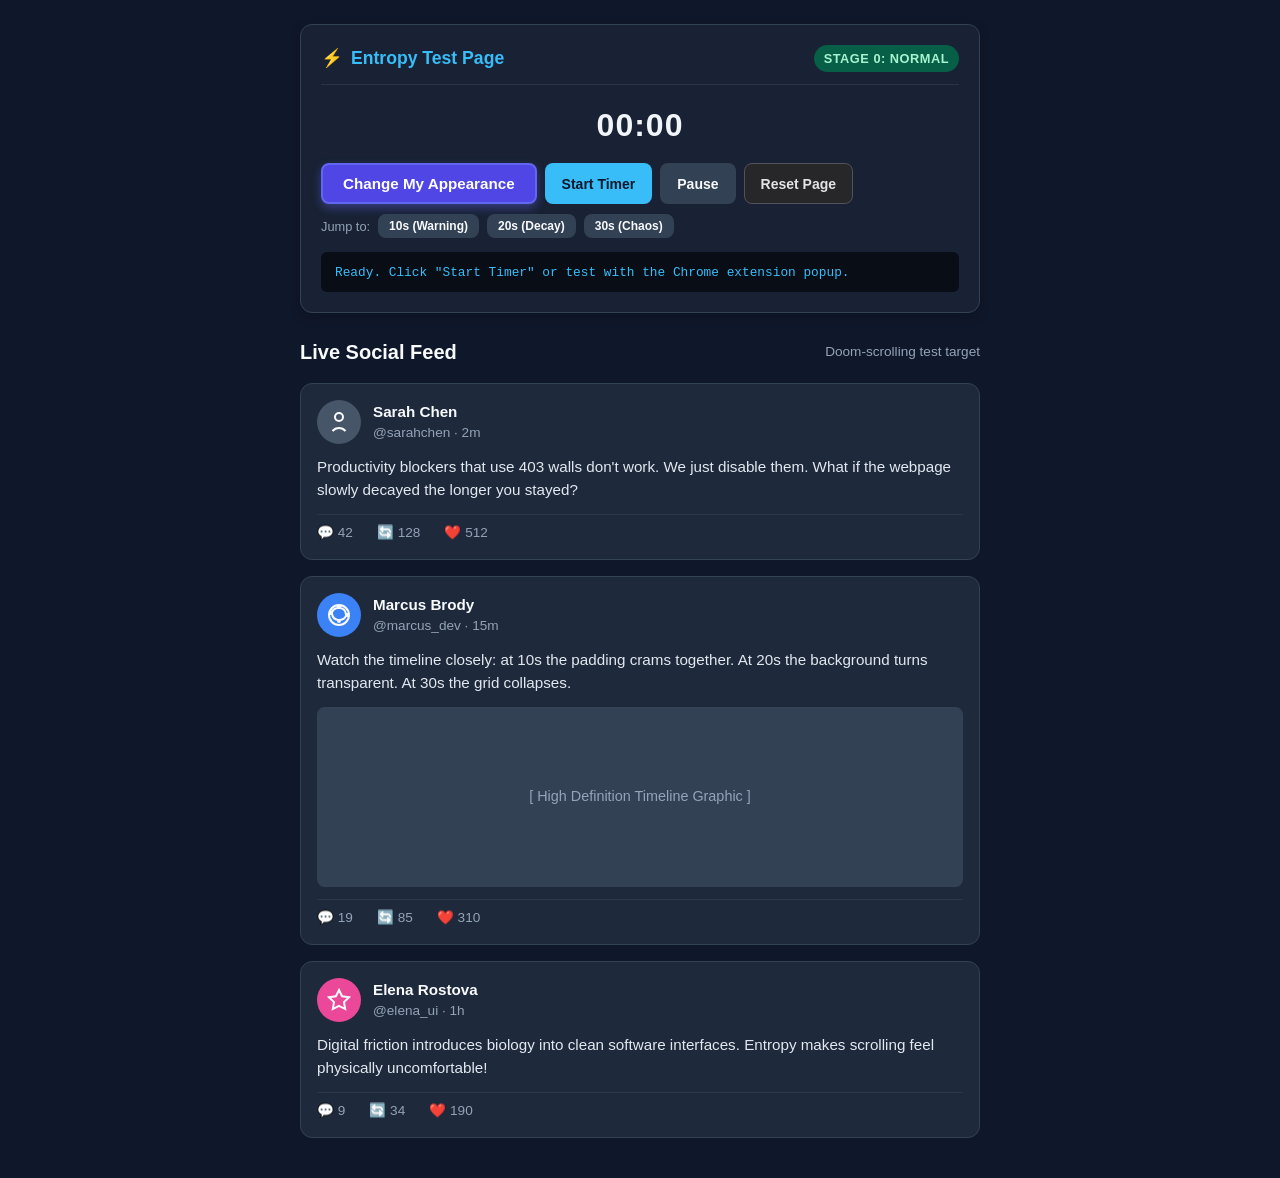
<file: entropy/demo/index.html>
<!DOCTYPE html>
<html lang="en">
<head>
  <meta charset="UTF-8">
  <meta name="viewport" content="width=device-width, initial-scale=1.0">
  <title>Entropy — Week 1 & 2 Practice Demo</title>
  <style>
    /* ========================================================
       WEEK 1: BASE STYLES & LAYOUT
       ======================================================== */
    :root {
      --bg-color: #0f172a;
      --card-bg: #1e293b;
      --card-border: #334155;
      --text-main: #f8fafc;
      --text-muted: #94a3b8;
      --accent: #38bdf8;
      --accent-hover: #0284c7;
      --danger: #ef4444;
      --warning: #f59e0b;
      --success: #10b981;
    }

    * {
      box-sizing: border-box;
      margin: 0;
      padding: 0;
    }

    body {
      font-family: -apple-system, BlinkMacSystemFont, "Segoe UI", Roboto, Helvetica, Arial, sans-serif;
      background-color: var(--bg-color);
      color: var(--text-main);
      line-height: 1.5;
      padding: 24px;
      transition: background-color 0.5s ease, filter 0.5s ease;
    }

    .container {
      max-width: 680px;
      margin: 0 auto;
    }

    /* Top Control Dock */
    .control-dock {
      background: #182234;
      border: 1px solid var(--card-border);
      border-radius: 12px;
      padding: 20px;
      margin-bottom: 24px;
      box-shadow: 0 4px 12px rgba(0, 0, 0, 0.2);
    }

    .dock-header {
      display: flex;
      justify-content: space-between;
      align-items: center;
      margin-bottom: 16px;
      border-bottom: 1px solid #293548;
      padding-bottom: 12px;
    }

    .dock-title {
      font-size: 1.1rem;
      font-weight: 700;
      color: var(--accent);
      display: flex;
      align-items: center;
      gap: 8px;
    }

    .status-badge {
      font-size: 0.8rem;
      font-weight: 600;
      padding: 4px 10px;
      border-radius: 20px;
      background: #334155;
      color: #cbd5e1;
      text-transform: uppercase;
      letter-spacing: 0.5px;
      transition: all 0.3s ease;
    }

    .status-badge.normal { background: #065f46; color: #a7f3d0; }
    .status-badge.stage-1 { background: #854d0e; color: #fef08a; }
    .status-badge.stage-2 { background: #9a3412; color: #fed7aa; }
    .status-badge.stage-3 { background: #991b1b; color: #fecaca; }

    .timer-display {
      font-size: 2rem;
      font-weight: 800;
      font-variant-numeric: tabular-nums;
      text-align: center;
      margin: 10px 0;
      color: #f1f5f9;
      letter-spacing: 1px;
    }

    .button-group {
      display: flex;
      flex-wrap: wrap;
      gap: 8px;
      margin-top: 14px;
    }

    button {
      cursor: pointer;
      font-size: 0.875rem;
      font-weight: 600;
      padding: 8px 16px;
      border-radius: 8px;
      border: 1px solid transparent;
      transition: all 0.2s ease;
    }

    .btn-primary { background: var(--accent); color: #0f172a; }
    .btn-primary:hover { background: var(--accent-hover); }
    .btn-secondary { background: #334155; color: #f8fafc; }
    .btn-secondary:hover { background: #475569; }
    .btn-reset { background: #27272a; color: #e4e4e7; border: 1px solid #52525b; }
    .btn-reset:hover { background: #3f3f46; }

    /* The Practice Button: Changes appearance */
    #chameleon-btn {
      padding: 10px 20px;
      font-weight: 700;
      font-size: 0.95rem;
      background: #4f46e5;
      color: #ffffff;
      border-radius: 8px;
      border: 2px solid #6366f1;
      box-shadow: 0 4px 10px rgba(99, 102, 241, 0.4);
      transition: all 0.3s cubic-bezier(0.4, 0, 0.2, 1);
    }

    /* Appearance variations for practice button */
    #chameleon-btn.look-neon {
      background: #ec4899;
      border-color: #f472b6;
      box-shadow: 0 0 16px #ec4899;
      transform: scale(1.05) rotate(-1deg);
      color: #fff;
    }
    #chameleon-btn.look-warning {
      background: #eab308;
      border-color: #facc15;
      color: #713f12;
      box-shadow: 0 0 12px #eab308;
      letter-spacing: 2px;
      transform: scale(0.95);
    }
    #chameleon-btn.look-glitch {
      background: #10b981;
      border-color: #34d399;
      color: #064e3b;
      box-shadow: 4px 4px 0px #047857;
      transform: skewX(-10deg);
    }

    .info-log {
      margin-top: 14px;
      background: #090d16;
      border-radius: 6px;
      padding: 10px 14px;
      font-family: ui-monospace, SFMono-Regular, Menlo, Monaco, Consolas, monospace;
      font-size: 0.8rem;
      color: #38bdf8;
      min-height: 40px;
      display: flex;
      align-items: center;
    }

    /* Feed & Post Cards */
    .feed-header {
      margin-bottom: 16px;
      display: flex;
      justify-content: space-between;
      align-items: center;
    }

    .feed-header h2 {
      font-size: 1.25rem;
      font-weight: 700;
    }

    .post-card {
      background: var(--card-bg);
      border: 1px solid var(--card-border);
      border-radius: 12px;
      padding: 16px;
      margin-bottom: 16px;
      transition: all 0.4s ease;
    }

    .post-author {
      display: flex;
      align-items: center;
      gap: 12px;
      margin-bottom: 12px;
    }

    .avatar {
      width: 44px;
      height: 44px;
      border-radius: 50%;
      background: #475569;
      display: flex;
      align-items: center;
      justify-content: center;
      font-size: 1.2rem;
      overflow: hidden;
      flex-shrink: 0;
      transition: all 0.4s ease;
    }

    .avatar img {
      width: 100%;
      height: 100%;
      object-fit: cover;
    }

    .author-info .name {
      font-weight: 700;
      font-size: 0.95rem;
    }

    .author-info .handle {
      color: var(--text-muted);
      font-size: 0.85rem;
    }

    .post-content {
      font-size: 0.95rem;
      color: #e2e8f0;
      margin-bottom: 12px;
      transition: all 0.4s ease;
    }

    .post-media {
      width: 100%;
      height: 180px;
      background: #334155;
      border-radius: 8px;
      margin-bottom: 12px;
      overflow: hidden;
      display: flex;
      align-items: center;
      justify-content: center;
      color: #94a3b8;
      font-size: 0.9rem;
      transition: all 0.4s ease;
    }

    .post-media img {
      width: 100%;
      height: 100%;
      object-fit: cover;
      transition: all 0.4s ease;
    }

    .post-actions {
      display: flex;
      gap: 24px;
      color: var(--text-muted);
      font-size: 0.85rem;
      padding-top: 8px;
      border-top: 1px solid #2d3748;
    }

    .post-actions span {
      cursor: pointer;
      display: flex;
      align-items: center;
      gap: 6px;
    }

    /* ========================================================
       DECAY EFFECTS (10s, 20s, 30s)
       Reversible CSS classes applied to <body> or elements
       ======================================================== */

    /* STAGE 1 (10 seconds): WARNING - Padding collapses, desaturation */
    body.decay-stage-1 .post-card {
      padding: 4px 8px !important;
      margin-bottom: 4px !important;
      border-color: #64748b !important;
      filter: grayscale(40%);
    }

    body.decay-stage-1 .post-content {
      line-height: 1.15 !important;
      letter-spacing: -0.3px;
    }

    /* STAGE 2 (20 seconds): DECAY - Background transparent, overlapping tweets */
    body.decay-stage-2 .post-card {
      background: rgba(30, 41, 59, 0.45) !important;
      border-color: rgba(239, 68, 68, 0.3) !important;
      margin-top: -24px !important;
      position: relative;
      z-index: 1;
      filter: grayscale(80%) sepia(20%);
      box-shadow: none !important;
    }

    body.decay-stage-2 .post-content {
      letter-spacing: -0.6px;
    }

    /* STAGE 3 (30 seconds): CHAOS - CSS grid collapses, profile images massive */
    body.decay-stage-3 .post-author {
      flex-direction: column !important;
      align-items: flex-start !important;
    }

    body.decay-stage-3 .avatar {
      width: 180px !important;
      height: 180px !important;
      border-radius: 0 !important;
      transform: rotate(4deg) scale(1.1);
      margin: 10px 0 !important;
      border: 4px solid #ef4444 !important;
    }

    body.decay-stage-3 .post-media {
      height: 280px !important;
      transform: skewY(2deg);
      filter: contrast(180%) hue-rotate(180deg);
    }

    body.decay-stage-3 .post-card {
      margin-top: -50px !important;
      transform: rotate(-1.5deg);
      background: rgba(15, 23, 42, 0.2) !important;
    }
  </style>
</head>
<body>
  <div class="container">
    <!-- Top Control Dock (Practice & Testing Area) -->
    <div class="control-dock">
      <div class="dock-header">
        <div class="dock-title">
          <span>⚡</span> Entropy Test Page
        </div>
        <div id="status-badge" class="status-badge normal">Stage 0: Normal</div>
      </div>

      <div class="timer-display" id="timer-display">00:00</div>

      <div class="button-group">
        <!-- Appearance practice button -->
        <button id="chameleon-btn">Change My Appearance</button>
        <!-- Timer controls -->
        <button id="start-btn" class="btn-primary">Start Timer</button>
        <button id="pause-btn" class="btn-secondary">Pause</button>
        <button id="reset-btn" class="btn-reset">Reset Page</button>
      </div>

      <!-- Quick skip buttons to test stages immediately -->
      <div class="button-group" style="margin-top: 10px;">
        <span style="font-size: 0.8rem; color: #94a3b8; align-self: center;">Jump to:</span>
        <button id="jump-10" class="btn-secondary" style="padding: 4px 10px; font-size: 0.75rem;">10s (Warning)</button>
        <button id="jump-20" class="btn-secondary" style="padding: 4px 10px; font-size: 0.75rem;">20s (Decay)</button>
        <button id="jump-30" class="btn-secondary" style="padding: 4px 10px; font-size: 0.75rem;">30s (Chaos)</button>
      </div>

      <div class="info-log" id="info-log">
        Ready. Click "Start Timer" or test with the Chrome extension popup.
      </div>
    </div>

    <!-- Feed / Doom-Scroll Simulator -->
    <div class="feed-header">
      <h2>Live Social Feed</h2>
      <span style="font-size: 0.85rem; color: var(--text-muted);">Doom-scrolling test target</span>
    </div>

    <div class="feed-stream" id="feed-stream">
      <!-- Post 1 -->
      <article class="post-card">
        <div class="post-author">
          <div class="avatar">
            <svg width="24" height="24" viewBox="0 0 24 24" fill="none" stroke="currentColor" stroke-width="2">
              <circle cx="12" cy="7" r="4"/><path d="M5.5 21a8.5 8.5 0 0 1 13 0"/>
            </svg>
          </div>
          <div class="author-info">
            <div class="name">Sarah Chen</div>
            <div class="handle">@sarahchen · 2m</div>
          </div>
        </div>
        <div class="post-content">
          Productivity blockers that use 403 walls don't work. We just disable them. What if the webpage slowly decayed the longer you stayed?
        </div>
        <div class="post-actions">
          <span>💬 42</span>
          <span>🔄 128</span>
          <span>❤️ 512</span>
        </div>
      </article>

      <!-- Post 2 -->
      <article class="post-card">
        <div class="post-author">
          <div class="avatar" style="background: #3b82f6;">
            <svg width="24" height="24" viewBox="0 0 24 24" fill="none" stroke="currentColor" stroke-width="2">
              <path d="M12 2a10 10 0 1 0 10 10A10 10 0 0 0 12 2zm1 14.93V18a1 1 0 0 1-2 0v-1.07A7 7 0 0 1 5.07 11H4a1 1 0 0 1 0-2h1.07A7 7 0 0 1 11 5.07V4a1 1 0 0 1 2 0v1.07A7 7 0 0 1 18.93 11H20a1 1 0 0 1 0 2h-1.07A7 7 0 0 1 13 16.93z"/>
            </svg>
          </div>
          <div class="author-info">
            <div class="name">Marcus Brody</div>
            <div class="handle">@marcus_dev · 15m</div>
          </div>
        </div>
        <div class="post-content">
          Watch the timeline closely: at 10s the padding crams together. At 20s the background turns transparent. At 30s the grid collapses.
        </div>
        <div class="post-media">
          <span>[ High Definition Timeline Graphic ]</span>
        </div>
        <div class="post-actions">
          <span>💬 19</span>
          <span>🔄 85</span>
          <span>❤️ 310</span>
        </div>
      </article>

      <!-- Post 3 -->
      <article class="post-card">
        <div class="post-author">
          <div class="avatar" style="background: #ec4899;">
            <svg width="24" height="24" viewBox="0 0 24 24" fill="none" stroke="currentColor" stroke-width="2">
              <path d="M12 2l3.09 6.26L22 9.27l-5 4.87 1.18 6.88L12 17.77l-6.18 3.25L7 14.14 2 9.27l6.91-1.01L12 2z"/>
            </svg>
          </div>
          <div class="author-info">
            <div class="name">Elena Rostova</div>
            <div class="handle">@elena_ui · 1h</div>
          </div>
        </div>
        <div class="post-content">
          Digital friction introduces biology into clean software interfaces. Entropy makes scrolling feel physically uncomfortable!
        </div>
        <div class="post-actions">
          <span>💬 9</span>
          <span>🔄 34</span>
          <span>❤️ 190</span>
        </div>
      </article>
    </div>
  </div>

  <!-- ========================================================
       WEEK 1: JAVASCRIPT & DOM FUNDAMENTALS
       ======================================================== -->
  <script>
    // ------------------------------------------------------
    // 1. VARIABLES (let and const)
    // ------------------------------------------------------
    // Use `const` for DOM elements and fixed configurations that do not get reassigned
    const chameleonButton = document.querySelector('#chameleon-btn');
    const startButton = document.querySelector('#start-btn');
    const pauseButton = document.querySelector('#pause-btn');
    const resetButton = document.querySelector('#reset-btn');
    const timerDisplay = document.querySelector('#timer-display');
    const statusBadge = document.querySelector('#status-badge');
    const infoLog = document.querySelector('#info-log');
    const jump10Btn = document.querySelector('#jump-10');
    const jump20Btn = document.querySelector('#jump-20');
    const jump30Btn = document.querySelector('#jump-30');

    // Use `let` for state variables that change over time
    let secondsElapsed = 0;
    let timerInterval = null;
    let buttonAppearanceIndex = 0;

    // ------------------------------------------------------
    // 2. ARRAYS
    // ------------------------------------------------------
    // Array of CSS classes for the appearance-changing button
    const buttonAppearances = [
      { name: 'Default Indigo', className: '' },
      { name: 'Neon Glow', className: 'look-neon' },
      { name: 'Warning Stripes', className: 'look-warning' },
      { name: 'Glitch Angle', className: 'look-glitch' }
    ];

    // Array of decay stage descriptions
    const decayStages = [
      { minSeconds: 0, maxSeconds: 9, name: 'Stage 0: Normal', badgeClass: 'normal', bodyClass: '' },
      { minSeconds: 10, maxSeconds: 19, name: 'Stage 1: Warning (10s)', badgeClass: 'stage-1', bodyClass: 'decay-stage-1' },
      { minSeconds: 20, maxSeconds: 29, name: 'Stage 2: Decay (20s)', badgeClass: 'stage-2', bodyClass: 'decay-stage-2' },
      { minSeconds: 30, maxSeconds: Infinity, name: 'Stage 3: Chaos (30s)', badgeClass: 'stage-3', bodyClass: 'decay-stage-3' }
    ];

    // ------------------------------------------------------
    // 3. FUNCTIONS
    // ------------------------------------------------------

    /**
     * Practice feature: cycles the button's visual appearance using CSS classes.
     */
    function cycleButtonAppearance() {
      // Advance to the next index in the array (wraps around using modulo %)
      buttonAppearanceIndex = (buttonAppearanceIndex + 1) % buttonAppearances.length;
      const currentAppearance = buttonAppearances[buttonAppearanceIndex];

      // Remove previous appearance classes
      buttonAppearances.forEach(app => {
        if (app.className) chameleonButton.classList.remove(app.className);
      });

      // Apply the new class if one exists
      if (currentAppearance.className) {
        chameleonButton.classList.add(currentAppearance.className);
      }

      infoLog.textContent = `[DOM Event] Button style changed to: "${currentAppearance.name}"`;
    }

    /**
     * Formats seconds into a MM:SS string
     */
    function formatTime(totalSeconds) {
      const minutes = Math.floor(totalSeconds / 60);
      const seconds = totalSeconds % 60;
      const formattedMin = String(minutes).padStart(2, '0');
      const formattedSec = String(seconds).padStart(2, '0');
      return `${formattedMin}:${formattedSec}`;
    }

    /**
     * Evaluates active time and applies corresponding decay stage effects.
     * Demonstrates CONDITIONALS and DOM Class manipulation.
     */
    function evaluateDecayStage() {
      // Remove all stage classes first to ensure clean state
      document.body.classList.remove('decay-stage-1', 'decay-stage-2', 'decay-stage-3');

      // CONDITIONALS: trigger different effects at 10, 20, and 30 seconds
      if (secondsElapsed >= 30) {
        // Stage 3: Chaos (30s+)
        document.body.classList.add('decay-stage-3');
        updateBadge('Stage 3: Chaos (30s+)', 'stage-3');
        infoLog.textContent = '⚠️ 30s Reached: Grid collapsed & images blown up (Stage 3: Chaos).';
      } else if (secondsElapsed >= 20) {
        // Stage 2: Decay (20s-29s)
        document.body.classList.add('decay-stage-2');
        updateBadge('Stage 2: Decay (20s)', 'stage-2');
        infoLog.textContent = '⚡ 20s Reached: Background transparent & tweets overlap (Stage 2: Decay).';
      } else if (secondsElapsed >= 10) {
        // Stage 1: Warning (10s-19s)
        document.body.classList.add('decay-stage-1');
        updateBadge('Stage 1: Warning (10s)', 'stage-1');
        infoLog.textContent = '⏱️ 10s Reached: Padding collapsed & text crammed together (Stage 1: Warning).';
      } else {
        // Stage 0: Normal (0s-9s)
        updateBadge('Stage 0: Normal', 'normal');
        infoLog.textContent = 'Timer running: Page is currently in normal state (0-9s).';
      }
    }

    /**
     * Helper to update status badge styling and text
     */
    function updateBadge(text, className) {
      statusBadge.textContent = text;
      statusBadge.className = `status-badge ${className}`;
    }

    /**
     * Starts the timer interval
     */
    function startTimer() {
      if (timerInterval !== null) return; // Prevent multiple overlapping intervals

      startButton.disabled = true;
      pauseButton.disabled = false;

      timerInterval = setInterval(() => {
        secondsElapsed++;
        timerDisplay.textContent = formatTime(secondsElapsed);
        evaluateDecayStage();
      }, 1000);

      infoLog.textContent = 'Decay timer started. Watch effects trigger at 10s, 20s, and 30s.';
    }

    /**
     * Pauses the timer interval
     */
    function pauseTimer() {
      if (timerInterval !== null) {
        clearInterval(timerInterval);
        timerInterval = null;
        startButton.disabled = false;
        pauseButton.disabled = true;
        infoLog.textContent = `Timer paused at ${secondsElapsed}s.`;
      }
    }

    /**
     * Resets all state, timers, and DOM classes cleanly back to normal
     */
    function resetAll() {
      pauseTimer();
      secondsElapsed = 0;
      timerDisplay.textContent = '00:00';
      
      // Clean up body classes
      document.body.classList.remove('decay-stage-1', 'decay-stage-2', 'decay-stage-3');
      // Also clean up extension classes if extension was used
      document.body.classList.remove('entropy-decay-active', 'entropy-stage-1', 'entropy-stage-2', 'entropy-stage-3');

      updateBadge('Stage 0: Normal', 'normal');
      startButton.disabled = false;
      pauseButton.disabled = false;
      infoLog.textContent = 'Page reset successfully. All visual decay removed.';
    }

    /**
     * Jump helper for easy testing
     */
    function jumpToTime(targetSeconds) {
      secondsElapsed = targetSeconds;
      timerDisplay.textContent = formatTime(secondsElapsed);
      evaluateDecayStage();
    }

    // ------------------------------------------------------
    // 4. EVENT LISTENERS
    // ------------------------------------------------------
    chameleonButton.addEventListener('click', cycleButtonAppearance);
    startButton.addEventListener('click', startTimer);
    pauseButton.addEventListener('click', pauseTimer);
    resetButton.addEventListener('click', resetAll);

    jump10Btn.addEventListener('click', () => jumpToTime(10));
    jump20Btn.addEventListener('click', () => jumpToTime(20));
    jump30Btn.addEventListener('click', () => jumpToTime(30));
  </script>
</body>
</html>
</file>
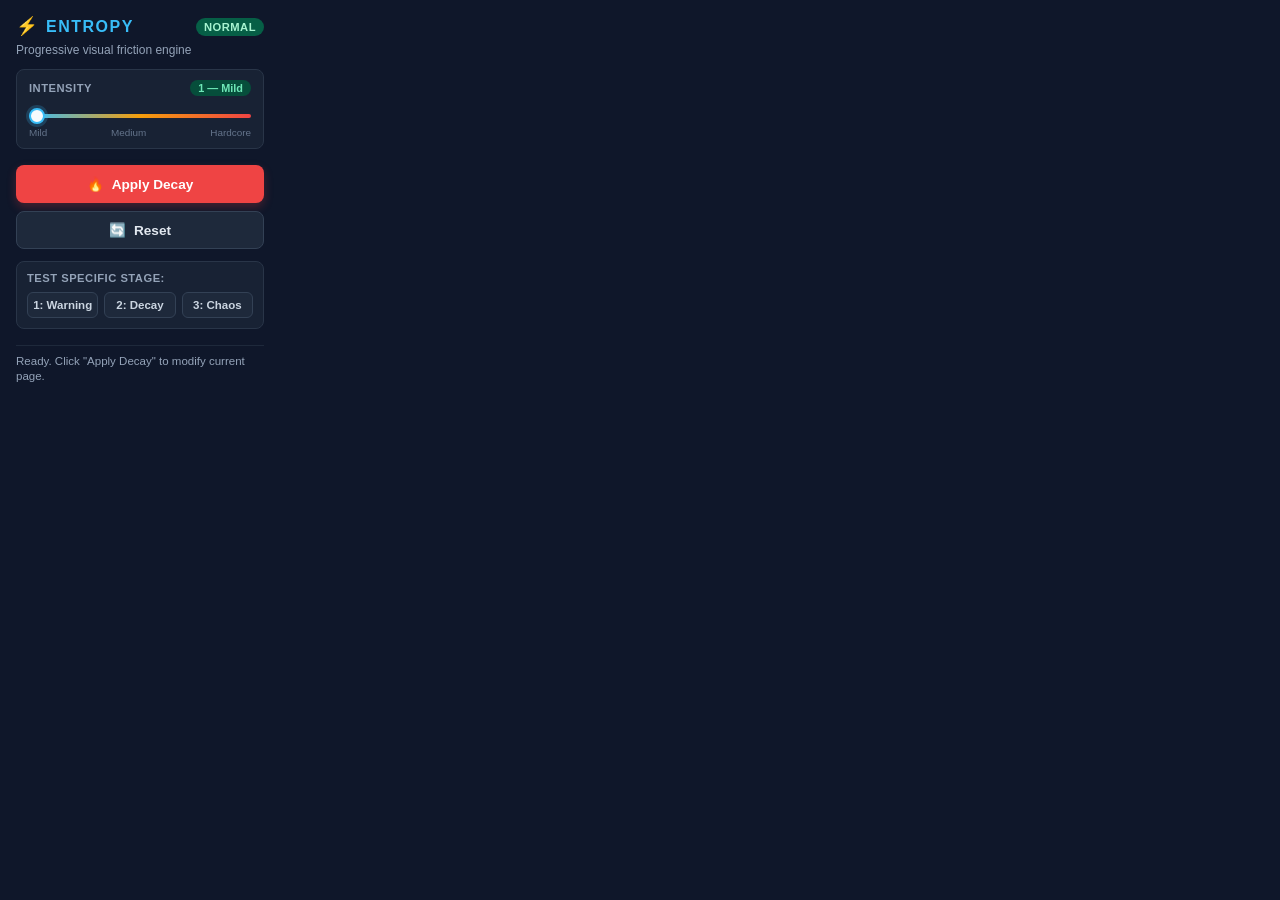
<file: entropy/popup/popup.html>
<!DOCTYPE html>
<html lang="en">
<head>
  <meta charset="UTF-8">
  <meta name="viewport" content="width=device-width, initial-scale=1.0">
  <title>Entropy Controls</title>
  <link rel="stylesheet" href="popup.css">
</head>
<body>
  <div class="popup-container">
    <header class="popup-header">
      <div class="logo">
        <span class="icon">⚡</span>
        <h1>ENTROPY</h1>
      </div>
      <span id="popup-status" class="status-pill normal">Normal</span>
    </header>

    <p class="subtitle">Progressive visual friction engine</p>

    <!-- Intensity slider: maps 1=Mild, 2=Medium, 3=Hardcore -->
    <div class="slider-section">
      <div class="slider-header">
        <span class="slider-label">Intensity</span>
        <span id="slider-value-label" class="slider-value-badge mild">1 — Mild</span>
      </div>
      <input
        type="range"
        id="intensity-slider"
        class="intensity-slider"
        min="1"
        max="3"
        step="1"
        value="1"
        aria-label="Decay intensity: 1=Mild, 2=Medium, 3=Hardcore"
      >
      <div class="slider-ticks">
        <span>Mild</span>
        <span>Medium</span>
        <span>Hardcore</span>
      </div>
    </div>

    <div class="action-section">
      <button id="btn-apply-decay" class="btn btn-decay">
        <span>🔥</span> Apply Decay
      </button>

      <button id="btn-reset" class="btn btn-reset">
        <span>🔄</span> Reset
      </button>
    </div>

    <div class="stage-selector">
      <div class="stage-label">Test specific stage:</div>
      <div class="stage-buttons">
        <button id="btn-stage-1" class="btn-chip" data-stage="1">1: Warning</button>
        <button id="btn-stage-2" class="btn-chip" data-stage="2">2: Decay</button>
        <button id="btn-stage-3" class="btn-chip" data-stage="3">3: Chaos</button>
      </div>
    </div>

    <footer class="popup-footer">
      <div id="status-message" class="message">Ready. Click "Apply Decay" to modify current page.</div>
    </footer>
  </div>

  <script src="popup.js"></script>
</body>
</html>
</file>
<file: entropy/popup/popup.css>
/* ========================================================
   ENTROPY — POPUP STYLESHEET
   ======================================================== */

* {
  box-sizing: border-box;
  margin: 0;
  padding: 0;
}

body {
  width: 280px;
  background-color: #0f172a;
  color: #f8fafc;
  font-family: -apple-system, BlinkMacSystemFont, "Segoe UI", Roboto, Helvetica, Arial, sans-serif;
  padding: 16px;
  user-select: none;
}

.popup-container {
  display: flex;
  flex-direction: column;
  gap: 12px;
}

.popup-header {
  display: flex;
  align-items: center;
  justify-content: space-between;
}

.logo {
  display: flex;
  align-items: center;
  gap: 8px;
}

.logo .icon {
  font-size: 1.1rem;
}

.logo h1 {
  font-size: 1rem;
  font-weight: 800;
  letter-spacing: 1.5px;
  color: #38bdf8;
}

.status-pill {
  font-size: 0.7rem;
  font-weight: 700;
  padding: 3px 8px;
  border-radius: 12px;
  text-transform: uppercase;
  letter-spacing: 0.5px;
}

.status-pill.normal {
  background: #065f46;
  color: #a7f3d0;
}

.status-pill.decayed {
  background: #991b1b;
  color: #fecaca;
}

.subtitle {
  font-size: 0.75rem;
  color: #94a3b8;
  margin-top: -6px;
}

/* --------------------------------------------------------
   INTENSITY SLIDER
   Maps 1 (Mild) → 2 (Medium) → 3 (Hardcore)
   -------------------------------------------------------- */

.slider-section {
  background: #182234;
  border: 1px solid #293548;
  border-radius: 8px;
  padding: 10px 12px;
}

.slider-header {
  display: flex;
  justify-content: space-between;
  align-items: center;
  margin-bottom: 8px;
}

.slider-label {
  font-size: 0.7rem;
  color: #94a3b8;
  text-transform: uppercase;
  font-weight: 700;
  letter-spacing: 0.5px;
}

.slider-value-badge {
  font-size: 0.68rem;
  font-weight: 700;
  padding: 2px 8px;
  border-radius: 10px;
  transition: background 0.25s ease, color 0.25s ease;
}

.slider-value-badge.mild {
  background: #064e3b;
  color: #6ee7b7;
}

.slider-value-badge.medium {
  background: #78350f;
  color: #fde68a;
}

.slider-value-badge.hardcore {
  background: #7f1d1d;
  color: #fca5a5;
}

/* Native range input — custom track & thumb */
.intensity-slider {
  -webkit-appearance: none;
  appearance: none;
  width: 100%;
  height: 4px;
  background: linear-gradient(to right, #38bdf8 0%, #f59e0b 50%, #ef4444 100%);
  border-radius: 2px;
  outline: none;
  cursor: pointer;
}

.intensity-slider::-webkit-slider-thumb {
  -webkit-appearance: none;
  appearance: none;
  width: 16px;
  height: 16px;
  border-radius: 50%;
  background: #f8fafc;
  border: 2px solid #38bdf8;
  cursor: pointer;
  transition: border-color 0.2s ease, transform 0.1s ease;
  box-shadow: 0 0 0 3px rgba(56, 189, 248, 0.2);
}

.intensity-slider::-webkit-slider-thumb:hover {
  transform: scale(1.15);
  border-color: #ef4444;
  box-shadow: 0 0 0 4px rgba(239, 68, 68, 0.25);
}

.intensity-slider::-moz-range-thumb {
  width: 16px;
  height: 16px;
  border-radius: 50%;
  background: #f8fafc;
  border: 2px solid #38bdf8;
  cursor: pointer;
}

.slider-ticks {
  display: flex;
  justify-content: space-between;
  margin-top: 5px;
}

.slider-ticks span {
  font-size: 0.62rem;
  color: #64748b;
}

/* --------------------------------------------------------
   ACTION BUTTONS
   -------------------------------------------------------- */

.action-section {
  display: flex;
  flex-direction: column;
  gap: 8px;
  margin-top: 4px;
}

.btn {
  display: flex;
  align-items: center;
  justify-content: center;
  gap: 8px;
  width: 100%;
  padding: 10px 14px;
  border-radius: 8px;
  border: 1px solid transparent;
  font-size: 0.85rem;
  font-weight: 600;
  cursor: pointer;
  transition: all 0.2s ease;
}

.btn-decay {
  background: #ef4444;
  color: #ffffff;
  box-shadow: 0 4px 10px rgba(239, 68, 68, 0.25);
}

.btn-decay:hover {
  background: #dc2626;
}

.btn-reset {
  background: #1e293b;
  color: #e2e8f0;
  border-color: #334155;
}

.btn-reset:hover {
  background: #334155;
  color: #ffffff;
}

/* --------------------------------------------------------
   STAGE CHIP SELECTOR
   -------------------------------------------------------- */

.stage-selector {
  background: #182234;
  border: 1px solid #293548;
  border-radius: 8px;
  padding: 10px;
}

.stage-label {
  font-size: 0.7rem;
  color: #94a3b8;
  text-transform: uppercase;
  font-weight: 700;
  letter-spacing: 0.5px;
  margin-bottom: 8px;
}

.stage-buttons {
  display: flex;
  gap: 6px;
}

.btn-chip {
  flex: 1;
  background: #1e293b;
  border: 1px solid #334155;
  color: #cbd5e1;
  font-size: 0.72rem;
  font-weight: 600;
  padding: 6px 4px;
  border-radius: 6px;
  cursor: pointer;
  text-align: center;
  transition: all 0.2s ease;
}

.btn-chip:hover {
  background: #334155;
  color: #f8fafc;
  border-color: #475569;
}

/* --------------------------------------------------------
   FOOTER
   -------------------------------------------------------- */

.popup-footer {
  margin-top: 4px;
  border-top: 1px solid #1e293b;
  padding-top: 8px;
}

.message {
  font-size: 0.72rem;
  color: #94a3b8;
  line-height: 1.3;
}
</file>
